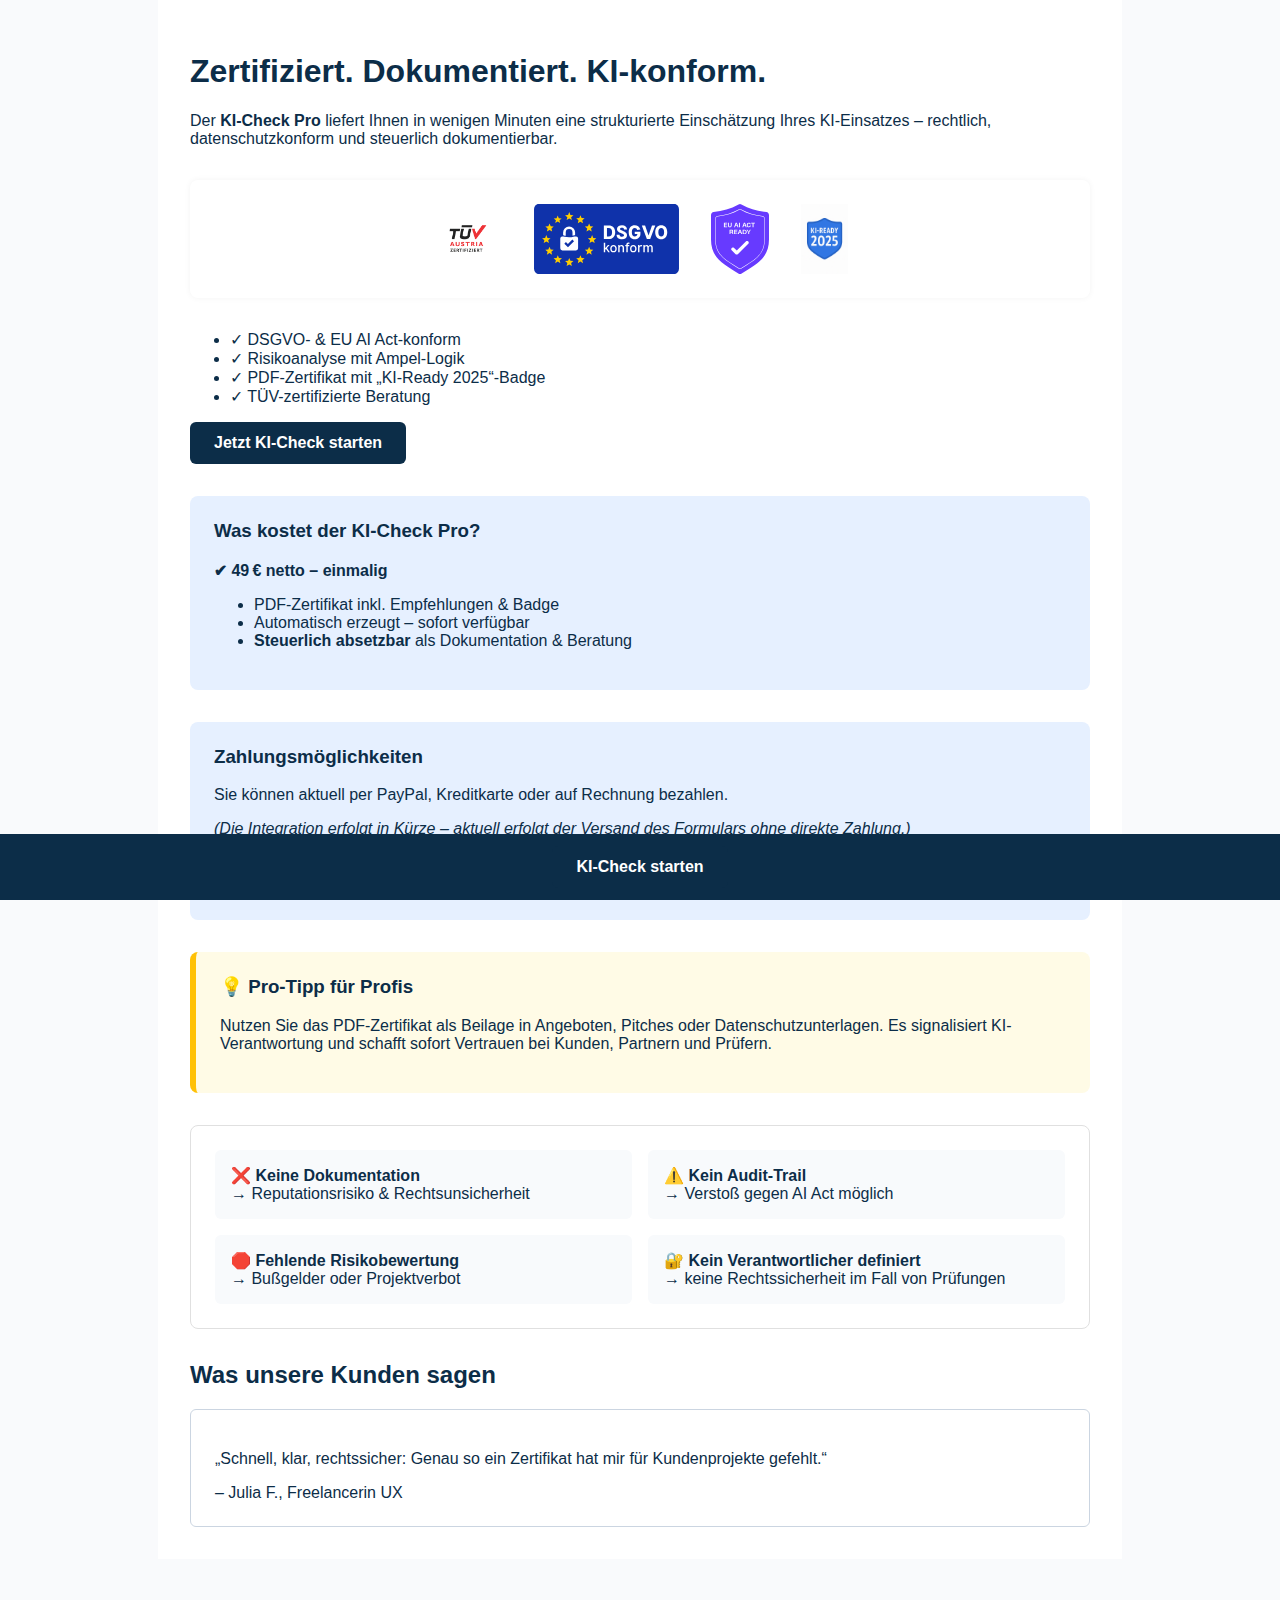
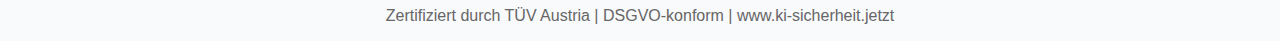
<file: index.html>
<!-- WICHTIG: Du kannst diesen Code direkt in Netlify oder GitHub ersetzen -->
<!DOCTYPE html>
<html lang="de">
<head>
  <meta charset="UTF-8" />
  <meta name="viewport" content="width=device-width, initial-scale=1.0"/>
  <title>KI-Check Pro – Jetzt rechtssicher handeln</title>
  <style>
    body {
      font-family: 'Helvetica Neue', sans-serif;
      margin: 0;
      background: #f9fafc;
      color: #0c2d48;
    }
    .container {
      max-width: 900px;
      margin: auto;
      padding: 2rem;
      background: white;
    }
    h1, h2 {
      color: #0c2d48;
    }
    a.button, .sticky-button {
      background: #0c2d48;
      color: white;
      padding: 0.75rem 1.5rem;
      border-radius: 6px;
      text-decoration: none;
      font-weight: bold;
      display: inline-block;
    }
    .logo-grid {
      display: flex;
      flex-wrap: wrap;
      justify-content: center;
      gap: 2rem;
      background: white;
      padding: 1.5rem;
      border-radius: 8px;
      box-shadow: 0 0 6px rgba(0,0,0,0.05);
      margin: 2rem 0;
    }
    .logo-grid img {
      height: 70px;
      object-fit: contain;
    }
    .price-box, .payment-box {
      background: #e6f0ff;
      padding: 1.5rem;
      border-radius: 8px;
      margin: 2rem 0;
    }
    .price-box h3, .payment-box h3 {
      margin-top: 0;
    }
    .risk-table {
      display: grid;
      grid-template-columns: 1fr 1fr;
      gap: 1rem;
      background: #fff;
      padding: 1.5rem;
      border-radius: 8px;
      border: 1px solid #e0e0e0;
      margin: 2rem 0;
    }
    .risk-table div {
      background: #f8fafc;
      padding: 1rem;
      border-radius: 6px;
    }
    .modal {
      position: fixed;
      top: 0; left: 0;
      width: 100%; height: 100%;
      background: rgba(0, 0, 0, 0.7);
      display: none;
      align-items: center;
      justify-content: center;
      z-index: 999;
    }
    .modal-content {
      background: white;
      padding: 2rem;
      border-radius: 8px;
      max-width: 600px;
      width: 90%;
    }
    .close {
      float: right;
      cursor: pointer;
      font-size: 1.2rem;
    }
    .testimonial {
      background: white;
      padding: 1.5rem;
      border: 1px solid #cbd5e1;
      border-radius: 6px;
      margin-top: 1rem;
    }
    footer {
      text-align: center;
      margin: 3rem 0 1rem;
      color: #666;
    }
    .sticky-bar {
      position: fixed;
      bottom: 0;
      left: 0;
      right: 0;
      background: #0c2d48;
      text-align: center;
      padding: 0.75rem;
      z-index: 999;
    }
  </style>
</head>
<body>

<div class="container">
  <h1>Zertifiziert. Dokumentiert. KI-konform.</h1>
  <p>
    Der <strong>KI-Check Pro</strong> liefert Ihnen in wenigen Minuten eine strukturierte Einschätzung 
    Ihres KI-Einsatzes – rechtlich, datenschutzkonform und steuerlich dokumentierbar.
  </p>

  <div class="logo-grid">
    <img src="badges/tuev-logo-transparent.png" alt="TÜV Austria">
    <img src="badges/dsgvo.svg" alt="DSGVO konform">
    <img src="badges/eu-ai.svg" alt="EU AI Act">
    <img src="badges/KI-READY.png" alt="KI-Ready Badge">
  </div>

  <ul>
    <li>✓ DSGVO- & EU AI Act-konform</li>
    <li>✓ Risikoanalyse mit Ampel-Logik</li>
    <li>✓ PDF-Zertifikat mit „KI-Ready 2025“-Badge</li>
    <li>✓ TÜV-zertifizierte Beratung</li>
  </ul>

  <a href="#" class="button" onclick="document.getElementById('popup').style.display='flex'"> Jetzt KI-Check starten</a>

  <div class="price-box">
    <h3>Was kostet der KI-Check Pro?</h3>
    <p><strong>✔ 49 € netto – einmalig</strong></p>
    <ul>
      <li>PDF-Zertifikat inkl. Empfehlungen & Badge</li>
      <li>Automatisch erzeugt – sofort verfügbar</li>
      <li><strong>Steuerlich absetzbar</strong> als Dokumentation & Beratung</li>
    </ul>
  </div>

  <div class="payment-box">
    <h3>Zahlungsmöglichkeiten</h3>
    <p>Sie können aktuell per PayPal, Kreditkarte oder auf Rechnung bezahlen.</p>
    <p><em>(Die Integration erfolgt in Kürze – aktuell erfolgt der Versand des Formulars ohne direkte Zahlung.)</em></p>
    <a href="#" class="button">Demnächst verfügbar</a>
  </div>

  <div class="price-box" style="background:#fffbe6; border-left: 6px solid #ffc107;">
    <h3>💡 Pro-Tipp für Profis</h3>
    <p>
      Nutzen Sie das PDF-Zertifikat als Beilage in Angeboten, Pitches oder Datenschutzunterlagen. 
      Es signalisiert KI-Verantwortung und schafft sofort Vertrauen bei Kunden, Partnern und Prüfern.
    </p>
  </div>

  <div class="risk-table">
    <div><strong>❌ Keine Dokumentation</strong><br>→ Reputationsrisiko & Rechtsunsicherheit</div>
    <div><strong>⚠️ Kein Audit-Trail</strong><br>→ Verstoß gegen AI Act möglich</div>
    <div><strong>🛑 Fehlende Risikobewertung</strong><br>→ Bußgelder oder Projektverbot</div>
    <div><strong>🔐 Kein Verantwortlicher definiert</strong><br>→ keine Rechtssicherheit im Fall von Prüfungen</div>
  </div>

  <section>
    <h2>Was unsere Kunden sagen</h2>
    <div class="testimonial" id="carousel">
      <p id="quote">„Schnell, klar, rechtssicher: Genau so ein Zertifikat hat mir für Kundenprojekte gefehlt.“</p>
      <span id="author">– Julia F., Freelancerin UX</span>
    </div>
  </section>
</div>

<!-- Modal -->
<div class="modal" id="popup">
  <div class="modal-content">
    <span class="close" onclick="document.getElementById('popup').style.display='none'">✖</span>
    <h2>KI-Check Pro starten</h2>
    <p>Bitte beantworten Sie 10 kurze Fragen. Ihre Auswertung erfolgt sofort im Anschluss als PDF.</p>
    <a href="/formular/" class="button">Zum Formular</a>
  </div>
</div>

<div class="sticky-bar">
  <a href="#" class="sticky-button" onclick="document.getElementById('popup').style.display='flex'"> KI-Check starten</a>
</div>

<footer>
  Zertifiziert durch TÜV Austria | DSGVO-konform | www.ki-sicherheit.jetzt
</footer>

<script>
  const quotes = [
    { text: "„Schnell, klar, rechtssicher: Genau so ein Zertifikat hat mir für Kundenprojekte gefehlt.“", author: "– Julia F., Freelancerin UX" },
    { text: "„Ideal für kleinere Unternehmen ohne IT- oder Rechtsabteilung – das PDF hängt jetzt in jedem Angebot.“", author: "– Martin G., Digitalberater" },
    { text: "„Endlich kann ich unseren KI-Einsatz auch nach außen dokumentieren.“", author: "– Miriam T., Agenturleitung" },
    { text: "„Wir setzen den Check verpflichtend für alle Abteilungen ein – einfach und effektiv.“", author: "– Jan W., CISO Mittelstand" },
    { text: "„Das KI-Ready-Badge bringt uns als Startup echten Vertrauensvorschuss.“", author: "– Lara S., Gründerin" }
  ];
  let i = 0;
  setInterval(() => {
    i = (i + 1) % quotes.length;
    document.getElementById('quote').innerText = quotes[i].text;
    document.getElementById('author').innerText = quotes[i].author;
  }, 6000);
</script>

</body>
</html>
</file>
